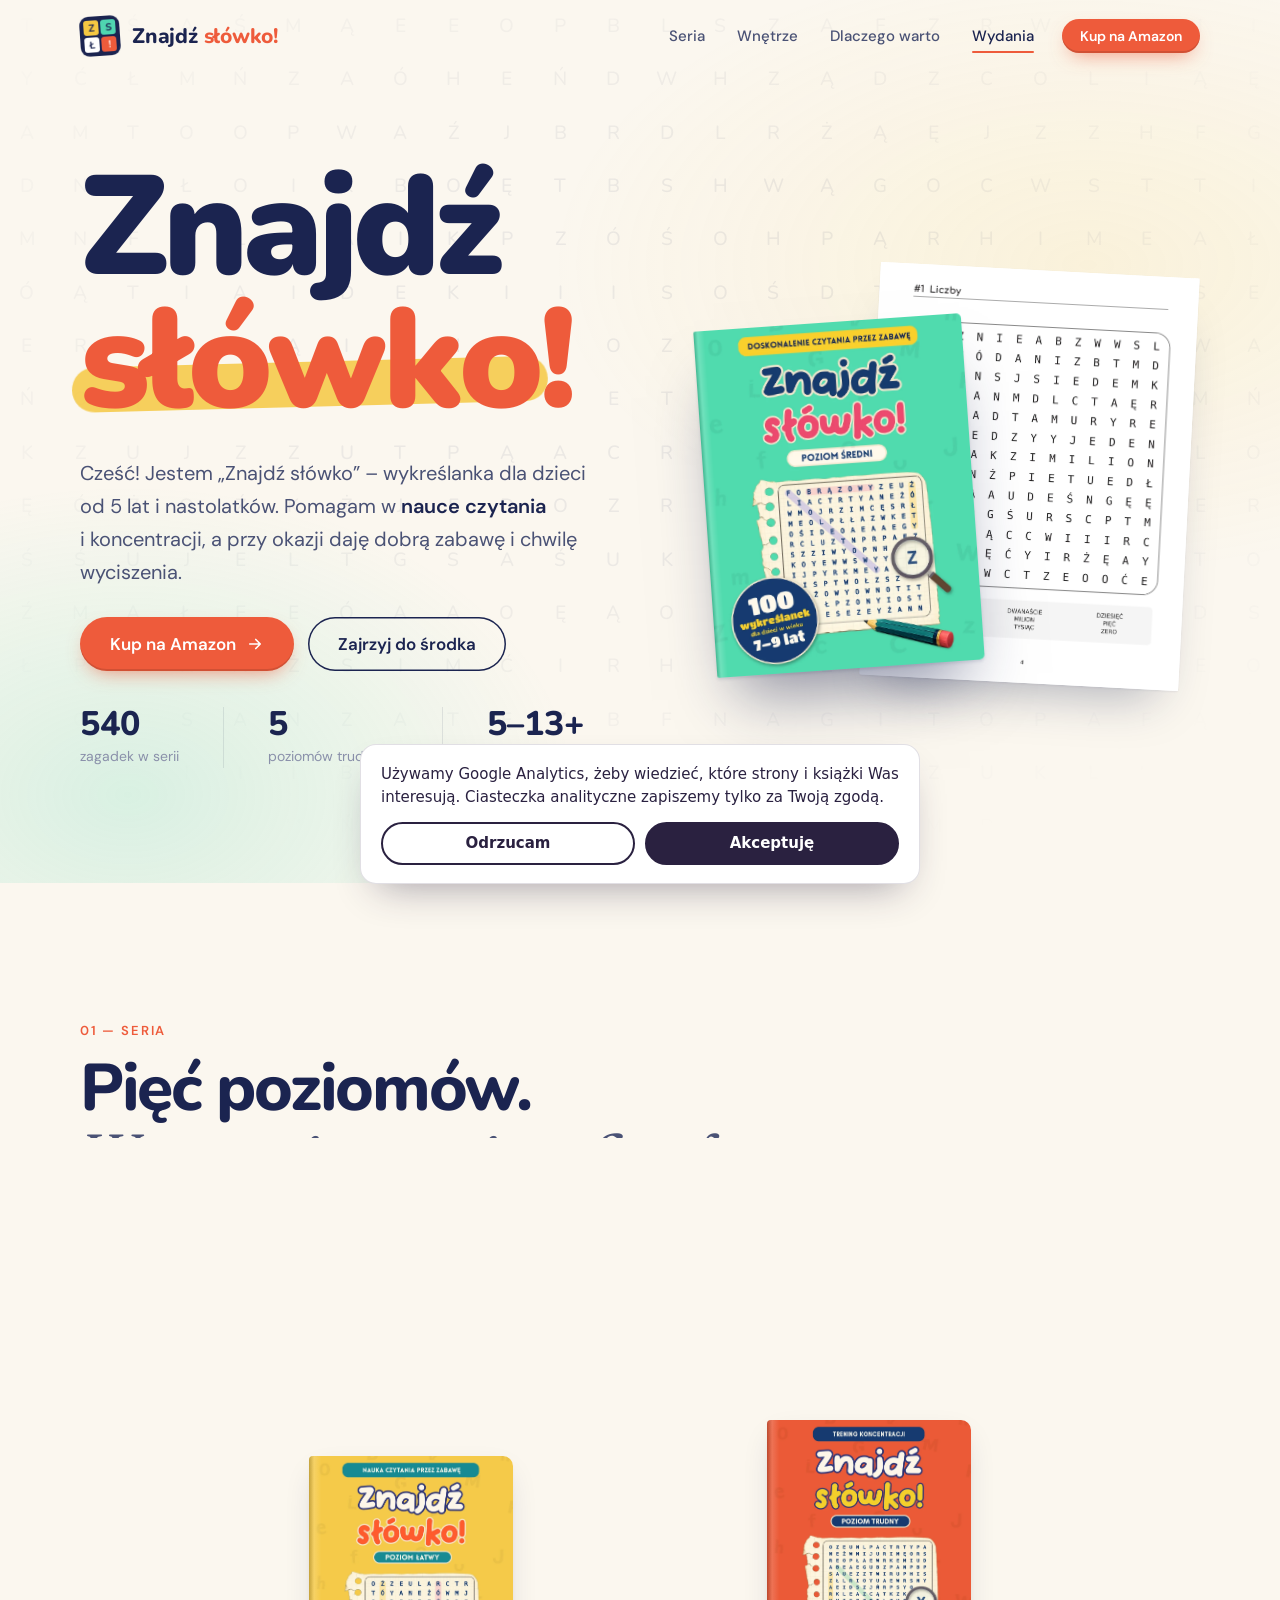
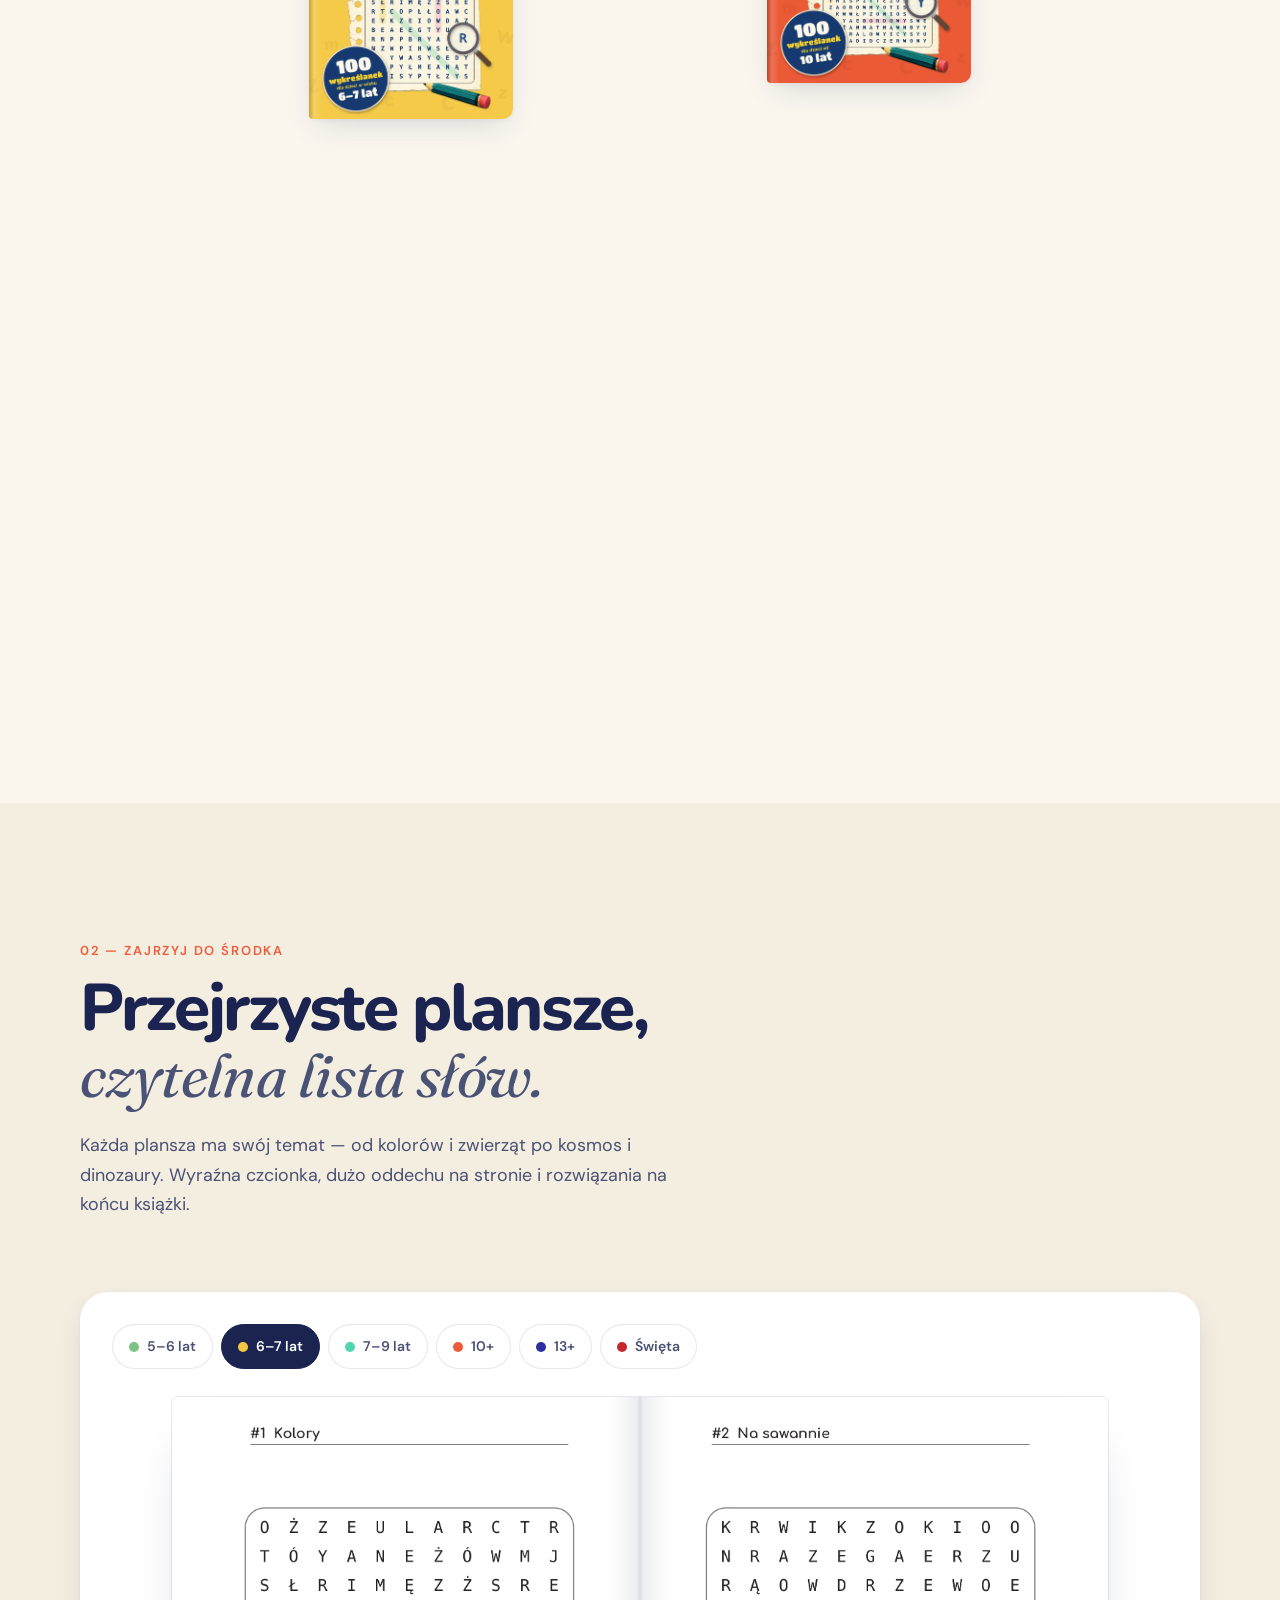
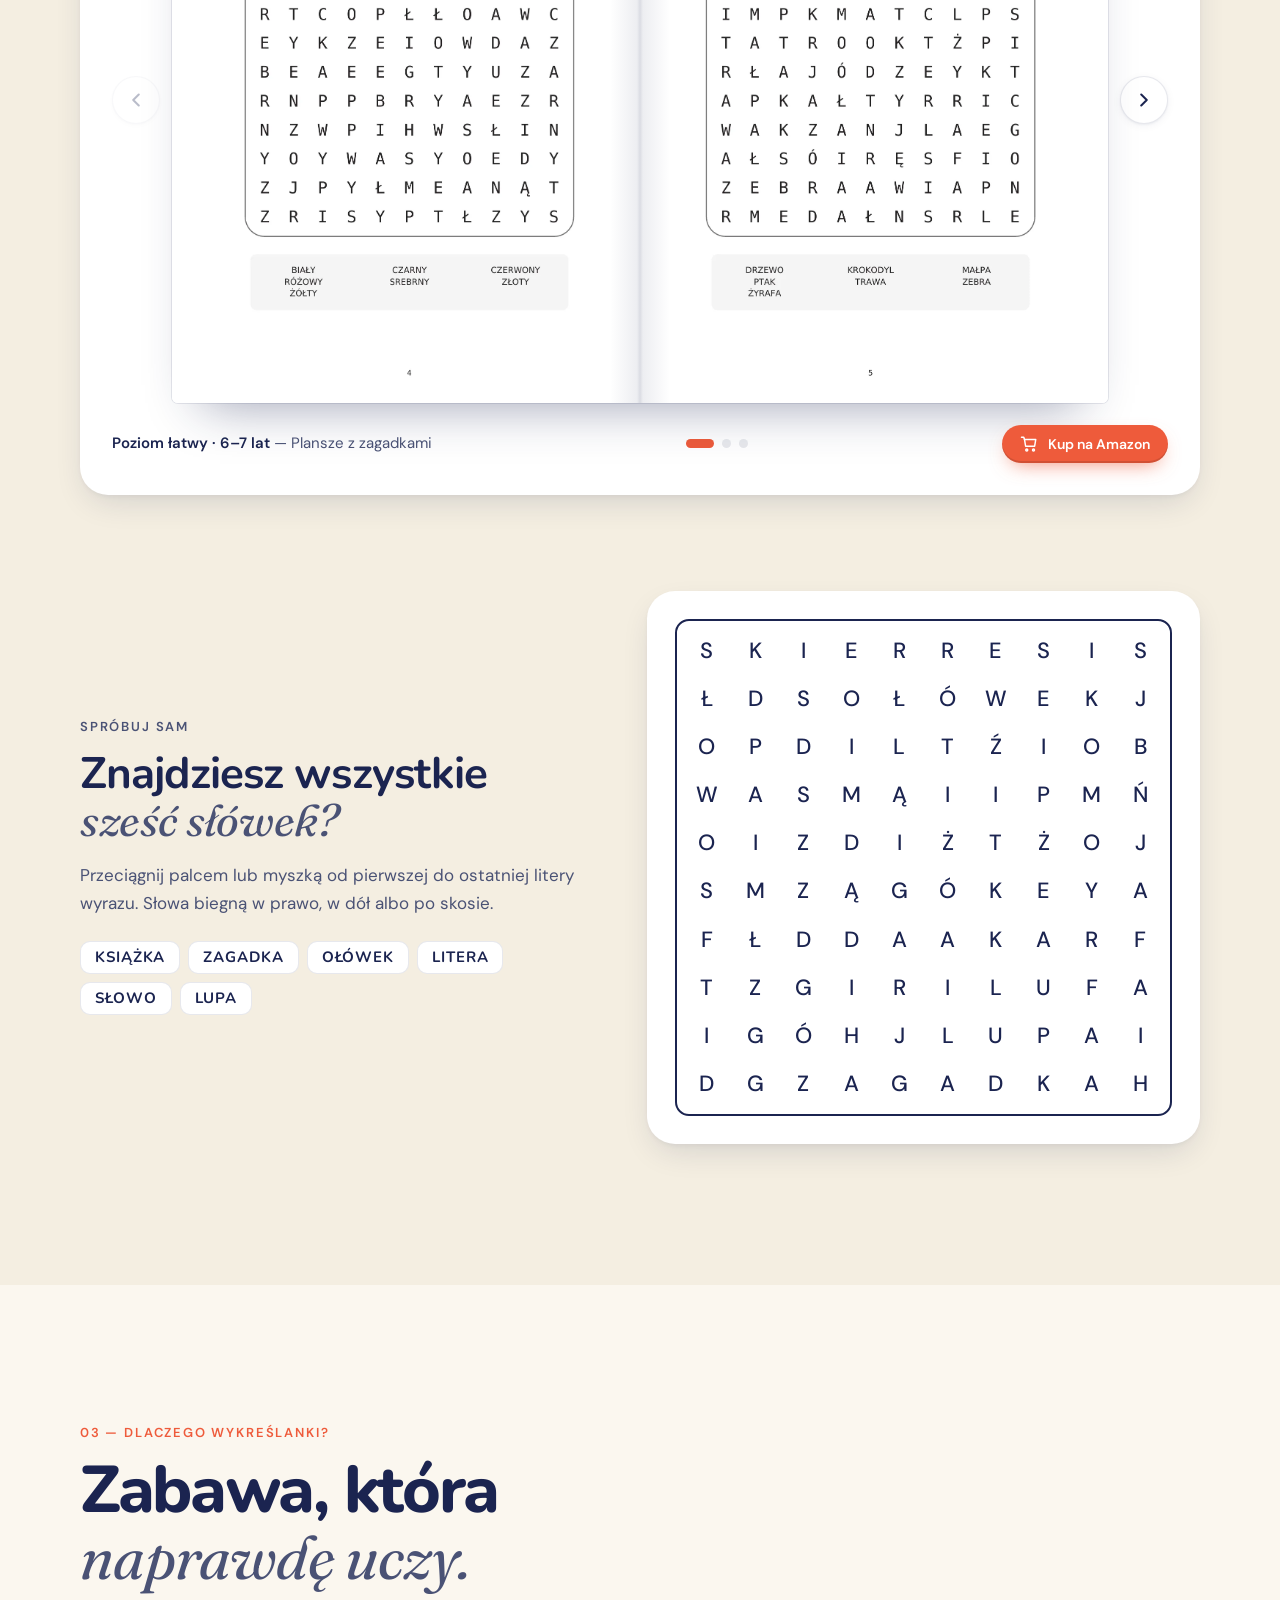
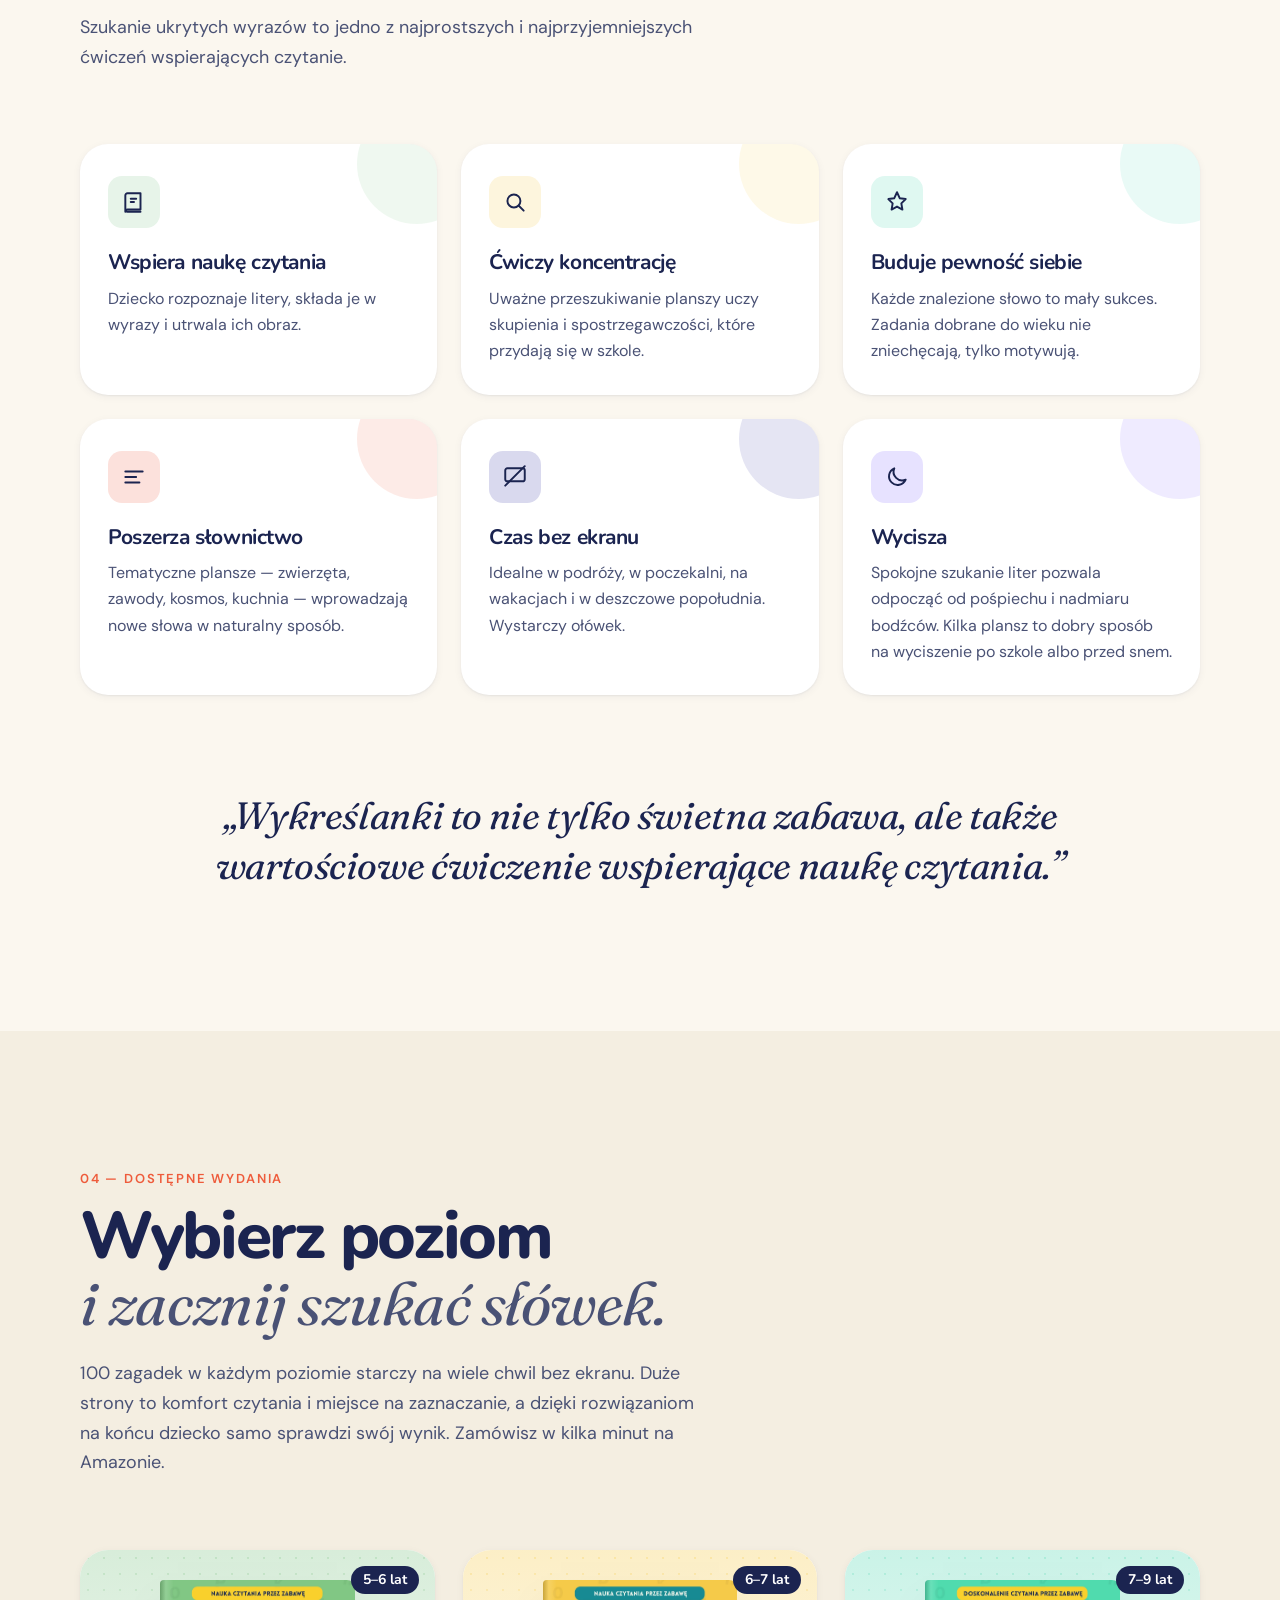
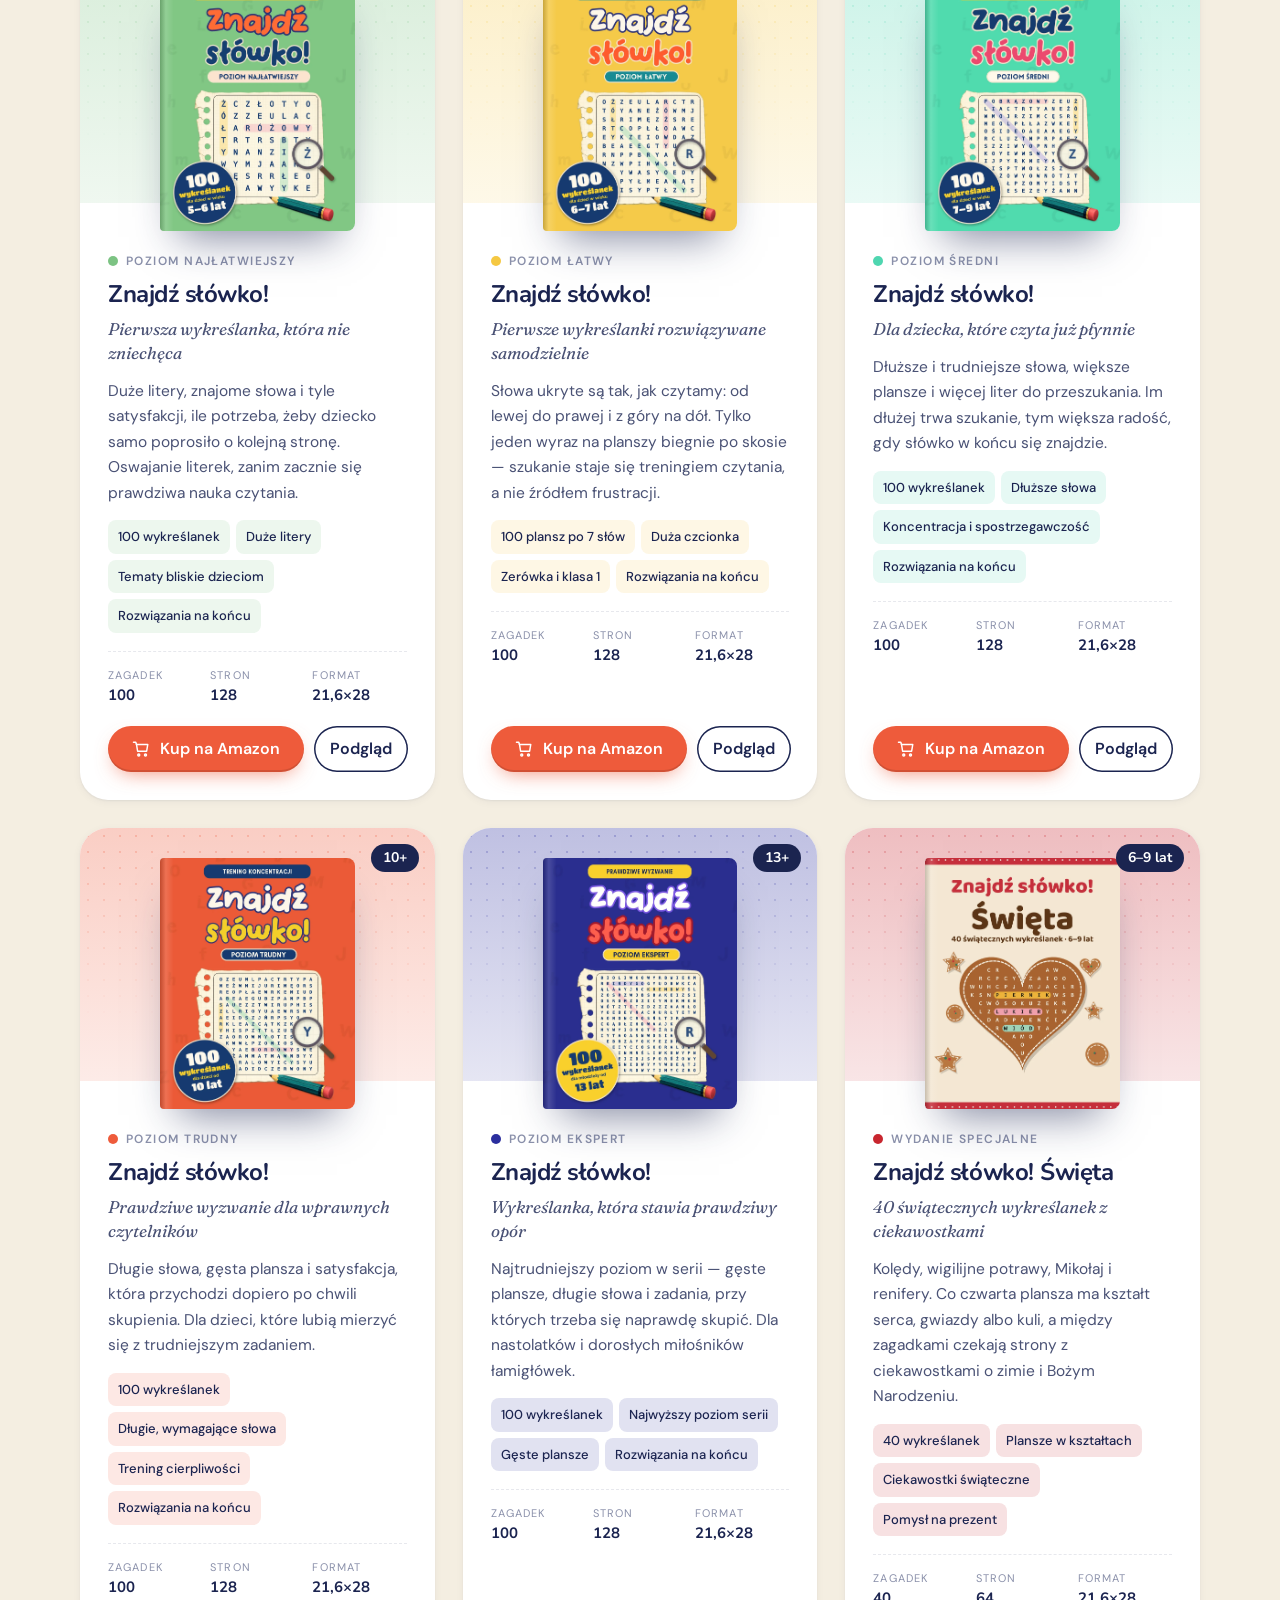
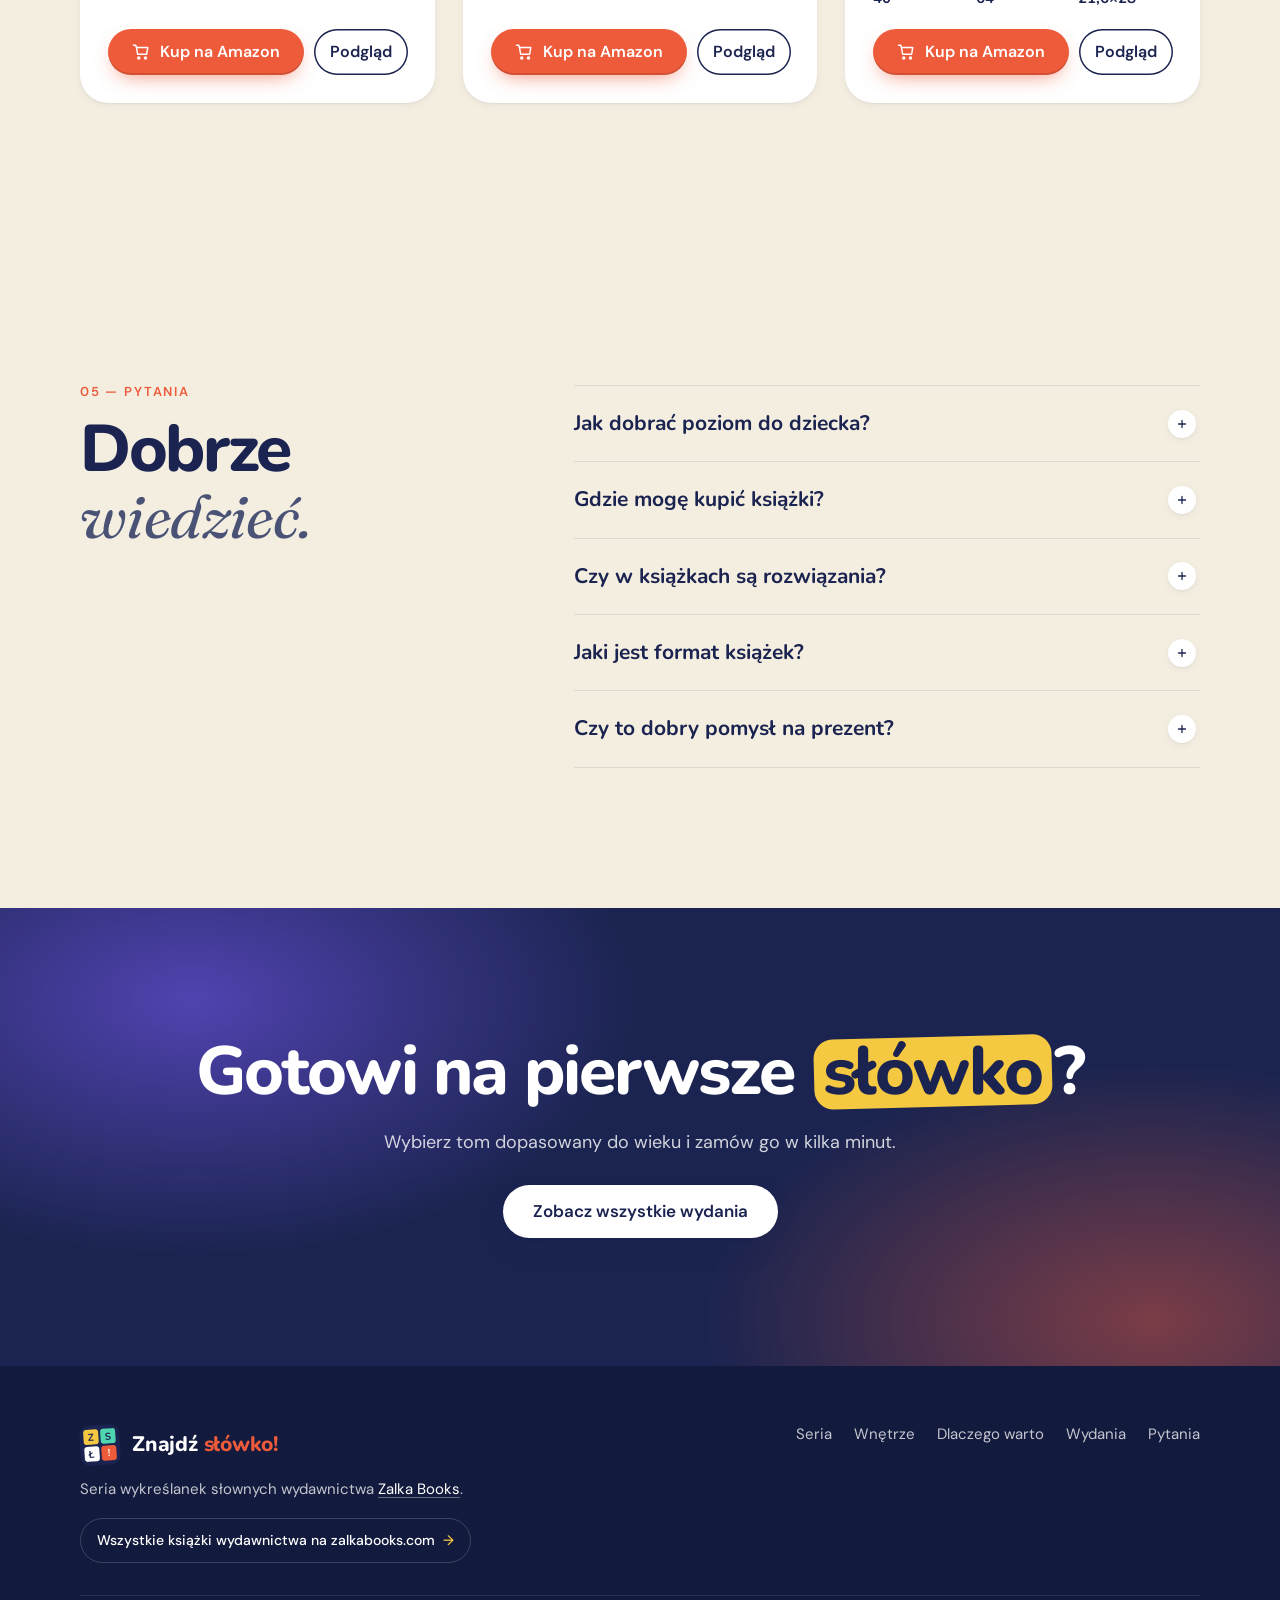
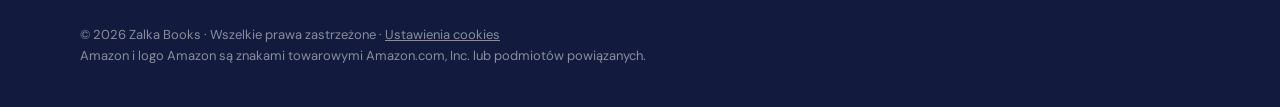
<file: index.html>
<!doctype html>
<html lang="pl" class="no-js">
<head>
  <meta charset="utf-8">
  <meta name="viewport" content="width=device-width, initial-scale=1">
  <title>Znajdź słówko! — wykreślanki słowne dla dzieci i młodzieży</title>
  <meta name="description" content="Seria wykreślanek słownych „Znajdź słówko!” — pięć poziomów trudności od 5 do 13+ lat i wydanie świąteczne. 100 zagadek w każdym tomie, rozwiązania na końcu. Dostępne na Amazonie.">
  <meta name="theme-color" content="#fbf7ef">

  <meta property="og:type" content="website">
  <meta property="og:locale" content="pl_PL">
  <meta property="og:title" content="Znajdź słówko! — wykreślanki słowne">
  <meta property="og:description" content="Pięć poziomów trudności od 5 do 13+ lat. Nauka czytania i trening koncentracji przez zabawę.">
  <meta property="og:image" content="assets/img/og-image.jpg">
  <meta name="twitter:card" content="summary_large_image">

  <link rel="icon" href="assets/img/favicon.svg" type="image/svg+xml">
  <link rel="preconnect" href="https://fonts.googleapis.com">
  <link rel="preconnect" href="https://fonts.gstatic.com" crossorigin>
  <link href="https://fonts.googleapis.com/css2?family=Nunito:wght@500..900&family=Fraunces:ital,opsz,wght@0,9..144,400;0,9..144,600;1,9..144,400;1,9..144,500&family=DM+Sans:opsz,wght@9..40,400;9..40,500;9..40,600;9..40,700&display=swap" rel="stylesheet">
  <link rel="stylesheet" href="assets/css/style.css">

  <script type="application/ld+json">
  {
    "@context": "https://schema.org",
    "@type": "BookSeries",
    "name": "Znajdź słówko!",
    "inLanguage": "pl",
    "genre": "Wykreślanki",
    "publisher": { "@type": "Organization", "name": "Zalka Books", "url": "https://zalkabooks.com/" },
    "description": "Seria wykreślanek słownych dla dzieci i młodzieży — pięć poziomów trudności od 5 do 13+ lat."
  }
  </script>
  <script src="/assets/js/consent.js" defer></script>
</head>
<body>
  <a class="skip-link" href="#main">Przejdź do treści</a>

  <!-- ============ NAWIGACJA ============ -->
  <header class="site-header" id="top">
    <div class="container nav">
      <a class="brand" href="#top" aria-label="Znajdź słówko! — strona główna">
        <span class="brand-mark" aria-hidden="true">
          <span>Z</span><span>S</span><span>Ł</span><span>!</span>
        </span>
        <span class="brand-name">Znajdź <em>słówko!</em></span>
      </a>

      <nav class="nav-links" id="nav-links" aria-label="Główna nawigacja">
        <a href="#seria">Seria</a>
        <a href="#wnetrze">Wnętrze</a>
        <a href="#zalety">Dlaczego warto</a>
        <a href="#wydania">Wydania</a>
        <a href="#wkrotce" hidden>Wkrótce</a>
        <a href="#wydania" class="btn btn-sm btn-primary nav-cta">Kup na Amazon</a>
      </nav>

      <button class="nav-toggle" aria-expanded="false" aria-controls="nav-links" aria-label="Otwórz menu">
        <span></span><span></span>
      </button>
    </div>
  </header>

  <main id="main">

    <!-- ============ HERO ============ -->
    <section class="hero">
      <div class="hero-grid" aria-hidden="true" data-letter-field></div>

      <div class="container hero-inner">
        <div class="hero-copy">
          <h1 class="hero-title reveal">
            <span class="ht-line">Znajdź</span>
            <span class="ht-line ht-accent"><span class="ht-mark">słówko</span>!</span>
          </h1>

          <p class="hero-lead reveal">
            Cześć! Jestem „Znajdź słówko” – wykreślanka dla dzieci od&nbsp;5&nbsp;lat i&nbsp;nastolatków. Pomagam w&nbsp;<em>nauce czytania</em> i&nbsp;koncentracji, a&nbsp;przy okazji daję dobrą zabawę i&nbsp;chwilę wyciszenia.
          </p>

          <div class="hero-actions reveal">
            <a href="#wydania" class="btn btn-primary btn-lg">
              Kup na Amazon
              <svg viewBox="0 0 24 24" aria-hidden="true"><path d="M5 12h14M13 6l6 6-6 6"/></svg>
            </a>
            <a href="#wnetrze" class="btn btn-ghost btn-lg">Zajrzyj do środka</a>
          </div>

          <ul class="hero-stats reveal" aria-label="Seria w liczbach">
            <li><strong>540</strong><span>zagadek w serii</span></li>
            <li><strong>5</strong><span>poziomów trudności</span></li>
            <li><strong>5–13+</strong><span>lat</span></li>
          </ul>
        </div>

        <div class="hero-visual" aria-label="Okładki książek z serii">
          <div class="hero-desk" data-hero-desk></div>
        </div>
      </div>
    </section>

    <!-- ============ SERIA / OKŁADKI ============ -->
    <section class="section" id="seria">
      <div class="container">
        <header class="section-head reveal">
          <p class="kicker">01 — Seria</p>
          <h2>Pięć poziomów.<br><span class="serif-i">Wyzwanie na miarę każdego.</span></h2>
          <p class="section-lead">
            Każdy tom to kolejny stopień: większe plansze, dłuższe i&nbsp;trudniejsze słowa, więcej kierunków szukania.
            Gdy poziom pasuje do umiejętności dziecka, każde znalezione słowo to mały sukces — a&nbsp;sukces najlepiej motywuje do dalszej zabawy.
          </p>
        </header>

        <div class="stairs" data-stairs></div>

        <aside class="special reveal" data-special></aside>
      </div>
    </section>

    <!-- ============ WNĘTRZE ============ -->
    <section class="section section-tint" id="wnetrze">
      <div class="container">
        <header class="section-head reveal">
          <p class="kicker">02 — Zajrzyj do środka</p>
          <h2>Przejrzyste plansze,<br><span class="serif-i">czytelna lista słów.</span></h2>
          <p class="section-lead">
            Każda plansza ma swój temat — od kolorów i zwierząt po kosmos i dinozaury.
            Wyraźna czcionka, dużo oddechu na stronie i&nbsp;rozwiązania na końcu książki.
          </p>
        </header>

        <div class="viewer reveal" data-viewer>
          <div class="viewer-tabs" role="tablist" aria-label="Wybierz wydanie" data-viewer-tabs></div>

          <div class="viewer-stage">
            <button class="viewer-nav prev" data-viewer-prev aria-label="Poprzednia rozkładówka">
              <svg viewBox="0 0 24 24"><path d="M15 6l-6 6 6 6"/></svg>
            </button>
            <div class="spread" data-spread>
              <figure class="page page-left"><img alt="" data-page-left></figure>
              <figure class="page page-right"><img alt="" data-page-right></figure>
            </div>
            <button class="viewer-nav next" data-viewer-next aria-label="Następna rozkładówka">
              <svg viewBox="0 0 24 24"><path d="M9 6l6 6-6 6"/></svg>
            </button>
          </div>

          <div class="viewer-foot">
            <p class="viewer-caption" data-viewer-caption></p>
            <div class="viewer-dots" data-viewer-dots></div>
            <a class="btn btn-sm btn-primary" data-viewer-buy target="_blank" rel="noopener">Kup na Amazon</a>
          </div>
        </div>

        <!-- Spróbuj sam: mini wykreślanka -->
        <div class="try reveal" id="sprobuj">
          <div class="try-copy">
            <p class="kicker">Spróbuj sam</p>
            <h3>Znajdziesz wszystkie<br><span class="serif-i">sześć słówek?</span></h3>
            <p>Przeciągnij palcem lub myszką od pierwszej do ostatniej litery wyrazu.
               Słowa biegną w prawo, w dół albo po skosie.</p>
            <ul class="try-words" data-try-words></ul>
            <p class="try-done" data-try-done hidden>Brawo! Wszystkie słówka znalezione. 🎉
              <button class="link-btn" data-try-reset>Zagraj jeszcze raz</button></p>
          </div>
          <div class="try-board-wrap">
            <div class="try-board" data-try-board role="grid" aria-label="Mini wykreślanka"></div>
          </div>
        </div>
      </div>
    </section>

    <!-- ============ ZALETY ============ -->
    <section class="section" id="zalety">
      <div class="container">
        <header class="section-head reveal">
          <p class="kicker">03 — Dlaczego wykreślanki?</p>
          <h2>Zabawa, która<br><span class="serif-i">naprawdę uczy.</span></h2>
          <p class="section-lead">
            Szukanie ukrytych wyrazów to jedno z&nbsp;najprostszych i najprzyjemniejszych ćwiczeń
            wspierających czytanie.
          </p>
        </header>

        <div class="benefits">
          <article class="benefit reveal" style="--c:#7cc383">
            <div class="benefit-icon"><svg viewBox="0 0 24 24"><path d="M4 19V6a2 2 0 0 1 2-2h12v15H6a2 2 0 0 0-2 2zm0 0a2 2 0 0 0 2 2h12"/><path d="M9 9h5M9 12h3"/></svg></div>
            <h3>Wspiera naukę czytania</h3>
            <p>Dziecko rozpoznaje litery, składa je w wyrazy i utrwala ich obraz.</p>
          </article>
          <article class="benefit reveal" style="--c:#f5c842">
            <div class="benefit-icon"><svg viewBox="0 0 24 24"><circle cx="11" cy="11" r="6"/><path d="M20 20l-4.5-4.5"/></svg></div>
            <h3>Ćwiczy koncentrację</h3>
            <p>Uważne przeszukiwanie planszy uczy skupienia i spostrzegawczości, które przydają się w szkole.</p>
          </article>
          <article class="benefit reveal" style="--c:#4fd6b0">
            <div class="benefit-icon"><svg viewBox="0 0 24 24"><path d="M12 3l2.6 5.6L20 9.3l-4 4 1 5.7-5-2.8-5 2.8 1-5.7-4-4 5.4-.7z"/></svg></div>
            <h3>Buduje pewność siebie</h3>
            <p>Każde znalezione słowo to mały sukces. Zadania dobrane do wieku nie zniechęcają, tylko motywują.</p>
          </article>
          <article class="benefit reveal" style="--c:#ee5b3b">
            <div class="benefit-icon"><svg viewBox="0 0 24 24"><path d="M4 7h16M4 12h10M4 17h13"/></svg></div>
            <h3>Poszerza słownictwo</h3>
            <p>Tematyczne plansze — zwierzęta, zawody, kosmos, kuchnia — wprowadzają nowe słowa w naturalny sposób.</p>
          </article>
          <article class="benefit reveal" style="--c:#2b2e9e">
            <div class="benefit-icon"><svg viewBox="0 0 24 24"><rect x="3" y="4" width="18" height="12" rx="2"/><path d="M3 20L21 2"/></svg></div>
            <h3>Czas bez ekranu</h3>
            <p>Idealne w podróży, w poczekalni, na wakacjach i w deszczowe popołudnia. Wystarczy ołówek.</p>
          </article>
          <article class="benefit reveal" style="--c:#7c5cff">
            <div class="benefit-icon"><svg viewBox="0 0 24 24"><path d="M20 14.5A8 8 0 0 1 9.5 4a8 8 0 1 0 10.5 10.5z"/></svg></div>
            <h3>Wycisza</h3>
            <p>Spokojne szukanie liter pozwala odpocząć od pośpiechu i nadmiaru bodźców. Kilka plansz to dobry sposób na wyciszenie po szkole albo przed snem.</p>
          </article>
        </div>

        <figure class="quote reveal">
          <blockquote>
            „Wykreślanki to nie tylko świetna zabawa, ale także wartościowe ćwiczenie
            wspierające naukę czytania.”
          </blockquote>
        </figure>
      </div>
    </section>

    <!-- ============ WYDANIA ============ -->
    <section class="section section-tint" id="wydania">
      <div class="container">
        <header class="section-head reveal">
          <p class="kicker">04 — Dostępne wydania</p>
          <h2>Wybierz poziom<br><span class="serif-i">i zacznij szukać słówek.</span></h2>
          <p class="section-lead">
            100 zagadek w&nbsp;każdym poziomie starczy na wiele chwil bez ekranu.
            Duże strony to komfort czytania i&nbsp;miejsce na zaznaczanie, a&nbsp;dzięki rozwiązaniom na końcu dziecko samo sprawdzi swój wynik.
            Zamówisz w&nbsp;kilka minut na Amazonie.
          </p>
        </header>

        <div class="editions" data-editions></div>
      </div>
    </section>

    <!-- ============ WKRÓTCE ============ -->
    <!-- Ukryte (hidden), dopóki nie ma czego zapowiadać. Aby przywrócić: usuń `hidden`
         tutaj i przy linku #wkrotce w menu, a numer FAQ zmień z powrotem na 06. -->
    <section class="section" id="wkrotce" hidden>
      <div class="container">
        <header class="section-head reveal">
          <p class="kicker">05 — Wkrótce</p>
          <h2>Seria rośnie<br><span class="serif-i">razem z czytelnikami.</span></h2>
          <p class="section-lead">
            Pracujemy nad kolejnymi tomami. Tu pojawią się nowe książki, gdy tylko trafią do sprzedaży.
          </p>
        </header>

        <div class="upcoming" data-upcoming></div>
      </div>
    </section>

    <!-- ============ FAQ ============ -->
    <section class="section section-tint" id="faq">
      <div class="container faq-wrap">
        <header class="section-head reveal">
          <p class="kicker">05 — Pytania</p>
          <h2>Dobrze<br><span class="serif-i">wiedzieć.</span></h2>
        </header>

        <div class="faq reveal">
          <details>
            <summary>Jak dobrać poziom do dziecka?</summary>
            <p>Kieruj się raczej umiejętnością czytania niż samym wiekiem. Jeśli dziecko dopiero poznaje litery, zacznij od poziomu najłatwiejszego (5–6 lat). Gdy wykreślanki idą gładko — sięgnij po kolejny stopień. Lepiej zacząć o poziom niżej i zbudować pewność siebie.</p>
          </details>
          <details>
            <summary>Gdzie mogę kupić książki?</summary>
            <p>Wyłącznie na Amazonie. Przyciski „Kup na Amazon” prowadzą bezpośrednio do strony danej książki — tam złożysz zamówienie i wybierzesz sposób dostawy.</p>
          </details>
          <details>
            <summary>Czy w książkach są rozwiązania?</summary>
            <p>Tak. Każdy tom ma na końcu komplet rozwiązań z zaznaczonymi wyrazami, więc dziecko może samo sprawdzić swoją pracę.</p>
          </details>
          <details>
            <summary>Jaki jest format książek?</summary>
            <p>8,5 × 11 cala (ok. 21,6 × 28 cm) — duży format zbliżony do A4, w miękkiej oprawie. Na planszach jest dużo miejsca na zaznaczanie ołówkiem lub kredką.</p>
          </details>
          <details>
            <summary>Czy to dobry pomysł na prezent?</summary>
            <p>Bardzo! Szczególnie wydanie „Święta” — 40 świątecznych zagadek z ciekawostkami — oraz komplet kilku poziomów dla rodzeństwa w różnym wieku.</p>
          </details>
        </div>
      </div>
    </section>

    <!-- ============ CTA ============ -->
    <section class="cta-band">
      <div class="container cta-inner reveal">
        <h2>Gotowi na pierwsze <span class="ht-mark">słówko</span>?</h2>
        <p>Wybierz tom dopasowany do wieku i zamów go w kilka minut.</p>
        <a href="#wydania" class="btn btn-light btn-lg">Zobacz wszystkie wydania</a>
      </div>
    </section>
  </main>

  <!-- ============ STOPKA ============ -->
  <footer class="site-footer">
    <div class="container footer-inner">
      <div class="footer-brand">
        <a class="brand" href="#top">
          <span class="brand-mark" aria-hidden="true"><span>Z</span><span>S</span><span>Ł</span><span>!</span></span>
          <span class="brand-name">Znajdź <em>słówko!</em></span>
        </a>
        <p>Seria wykreślanek słownych wydawnictwa <a href="https://zalkabooks.com/">Zalka Books</a>.</p>
        <a class="footer-publisher" href="https://zalkabooks.com/">Wszystkie książki wydawnictwa na zalkabooks.com <span aria-hidden="true">→</span></a>
      </div>
      <nav class="footer-nav" aria-label="Stopka">
        <a href="#seria">Seria</a>
        <a href="#wnetrze">Wnętrze</a>
        <a href="#zalety">Dlaczego warto</a>
        <a href="#wydania">Wydania</a>
        <a href="#faq">Pytania</a>
      </nav>
      <p class="footer-legal">
        © <span data-year>2026</span> Zalka Books · Wszelkie prawa zastrzeżone · <a href="#" data-cookie-settings style="color:inherit">Ustawienia cookies</a><br>
        Amazon i logo Amazon są znakami towarowymi Amazon.com, Inc. lub podmiotów powiązanych.
      </p>
    </div>
  </footer>

  <!-- Lightbox -->
  <div class="lightbox" data-lightbox hidden>
    <button class="lightbox-close" data-lightbox-close aria-label="Zamknij podgląd">×</button>
    <img alt="" data-lightbox-img>
  </div>

  <script src="assets/js/books.js"></script>
  <script src="assets/js/main.js"></script>
</body>
</html>
</file>
<file: assets/css/style.css>
/* ==========================================================================
   Znajdź słówko! — arkusz stylów
   ========================================================================== */

:root {
  --paper: #fbf7ef;
  --paper-2: #f4eee1;
  --card: #ffffff;
  --ink: #1b2450;
  --ink-2: #4a5275;
  --ink-3: #8a90aa;
  --line: rgba(27, 36, 80, 0.1);

  --coral: #ee5b3b;
  --coral-d: #d4452a;
  --sun: #f5c842;
  --mint: #4fd6b0;
  --leaf: #7cc383;
  --indigo: #2b2e9e;
  --violet: #7c5cff;

  --f-display: 'Nunito', 'DM Sans', system-ui, sans-serif;
  --f-serif: 'Fraunces', Georgia, serif;
  --f-body: 'DM Sans', system-ui, -apple-system, 'Segoe UI', sans-serif;

  --r-sm: 10px;
  --r: 18px;
  --r-lg: 28px;
  --shadow-sm: 0 1px 2px rgba(27, 36, 80, .06), 0 2px 8px rgba(27, 36, 80, .05);
  --shadow: 0 2px 4px rgba(27, 36, 80, .04), 0 12px 32px -8px rgba(27, 36, 80, .16);
  --shadow-lg: 0 4px 10px rgba(27, 36, 80, .05), 0 30px 60px -20px rgba(27, 36, 80, .3);
  --ease: cubic-bezier(.2, .7, .2, 1);
  --gutter: clamp(16px, 4vw, 40px);
  --header-h: 72px;
}

/* ---------- Reset ---------- */
*, *::before, *::after { box-sizing: border-box; }
html { scroll-behavior: smooth; scroll-padding-top: calc(var(--header-h) + 12px); -webkit-text-size-adjust: 100%; }
body {
  margin: 0;
  background: var(--paper);
  color: var(--ink);
  font: 400 17px/1.65 var(--f-body);
  -webkit-font-smoothing: antialiased;
  text-rendering: optimizeLegibility;
  overflow-x: hidden;
}
img { display: block; max-width: 100%; height: auto; }
a { color: inherit; }
button { font: inherit; color: inherit; cursor: pointer; }
h1, h2, h3 { margin: 0; line-height: 1.08; font-weight: 600; letter-spacing: -0.02em; }
p { margin: 0; }
::selection { background: var(--sun); color: var(--ink); }
:focus-visible { outline: 3px solid var(--violet); outline-offset: 3px; border-radius: 6px; }

.skip-link {
  position: absolute; left: 16px; top: -60px; z-index: 100;
  background: var(--ink); color: #fff; padding: 10px 16px; border-radius: 8px; text-decoration: none;
}
.skip-link:focus { top: 12px; }

.container { width: 100%; max-width: 1200px; margin-inline: auto; padding-inline: var(--gutter); }

/* ---------- Typography helpers ---------- */
.serif-i { font-family: var(--f-serif); font-style: italic; font-weight: 400; letter-spacing: -0.01em; color: var(--ink-2); }
.kicker {
  font: 600 13px/1 var(--f-body); letter-spacing: .14em; text-transform: uppercase;
  color: var(--coral); margin-bottom: 18px;
}

/* ---------- Buttons ---------- */
.btn {
  --bg: var(--ink); --fg: #fff;
  position: relative; display: inline-flex; align-items: center; justify-content: center; gap: 10px;
  padding: 14px 24px; border-radius: 999px; border: 0;
  background: var(--bg); color: var(--fg);
  font: 600 16px/1 var(--f-body); text-decoration: none; white-space: nowrap;
  transition: transform .25s var(--ease), box-shadow .25s var(--ease), background .25s;
}
.btn svg { width: 18px; height: 18px; fill: none; stroke: currentColor; stroke-width: 2.2; stroke-linecap: round; stroke-linejoin: round; transition: transform .25s var(--ease); }
.btn:hover { transform: translateY(-2px); }
.btn:hover svg { transform: translateX(3px); }
.btn:active { transform: translateY(0); }
.btn-primary { --bg: var(--coral); box-shadow: 0 8px 20px -8px rgba(238,91,59,.7), inset 0 -2px 0 rgba(0,0,0,.12); }
.btn-primary:hover { --bg: var(--coral-d); box-shadow: 0 14px 28px -10px rgba(238,91,59,.8), inset 0 -2px 0 rgba(0,0,0,.12); }
.btn-ghost { --bg: transparent; --fg: var(--ink); box-shadow: inset 0 0 0 1.5px var(--ink); }
.btn-ghost:hover { --bg: var(--ink); --fg: #fff; }
.btn-light { --bg: #fff; --fg: var(--ink); box-shadow: var(--shadow); }
.btn-lg { padding: 18px 30px; font-size: 17px; }
.btn-sm { padding: 10px 18px; font-size: 14px; }
.btn-amazon::before {
  content: ""; width: 18px; height: 18px; flex: none;
  background: currentColor;
  -webkit-mask: url("data:image/svg+xml,%3Csvg xmlns='http://www.w3.org/2000/svg' viewBox='0 0 24 24' fill='none' stroke='black' stroke-width='2' stroke-linecap='round' stroke-linejoin='round'%3E%3Cpath d='M6 6h15l-1.5 9h-12z'/%3E%3Cpath d='M6 6L5 3H2'/%3E%3Ccircle cx='9' cy='20' r='1.3'/%3E%3Ccircle cx='18' cy='20' r='1.3'/%3E%3C/svg%3E") center/contain no-repeat;
          mask: url("data:image/svg+xml,%3Csvg xmlns='http://www.w3.org/2000/svg' viewBox='0 0 24 24' fill='none' stroke='black' stroke-width='2' stroke-linecap='round' stroke-linejoin='round'%3E%3Cpath d='M6 6h15l-1.5 9h-12z'/%3E%3Cpath d='M6 6L5 3H2'/%3E%3Ccircle cx='9' cy='20' r='1.3'/%3E%3Ccircle cx='18' cy='20' r='1.3'/%3E%3C/svg%3E") center/contain no-repeat;
}
.link-btn { background: none; border: 0; padding: 0; text-decoration: underline; text-underline-offset: 3px; font-weight: 600; color: var(--coral); }

/* ---------- Header ---------- */
.site-header {
  position: fixed; inset: 0 0 auto; z-index: 50; height: var(--header-h);
  display: flex; align-items: center;
  transition: background .3s, box-shadow .3s, backdrop-filter .3s;
}
.site-header.scrolled {
  background: rgba(251, 247, 239, .82);
  backdrop-filter: saturate(1.4) blur(14px); -webkit-backdrop-filter: saturate(1.4) blur(14px);
  box-shadow: 0 1px 0 var(--line);
}
.nav { display: flex; align-items: center; justify-content: space-between; gap: 24px; }

.brand { display: inline-flex; align-items: center; gap: 12px; text-decoration: none; }
.brand-mark {
  display: grid; grid-template-columns: repeat(2, 15px); grid-template-rows: repeat(2, 15px); gap: 2px;
  padding: 4px; border-radius: 9px; background: var(--ink); transform: rotate(-4deg);
  transition: transform .4s var(--ease);
}
.brand:hover .brand-mark { transform: rotate(4deg) scale(1.05); }
.brand-mark span {
  display: grid; place-items: center; border-radius: 3px;
  font: 700 10px/1 var(--f-display); color: var(--ink); background: #fff;
}
.brand-mark span:nth-child(1) { background: var(--sun); }
.brand-mark span:nth-child(2) { background: var(--mint); }
.brand-mark span:nth-child(3) { background: #fff; }
.brand-mark span:nth-child(4) { background: var(--coral); color: #fff; }
.brand-name { font: 800 21px/1 var(--f-display); letter-spacing: -0.01em; }
.brand-name em { font-style: normal; color: var(--coral); }

.nav-links { display: flex; align-items: center; gap: 4px; }
.nav-links a:not(.btn) {
  position: relative; padding: 8px 14px; border-radius: 999px;
  font-size: 15px; font-weight: 500; text-decoration: none; color: var(--ink-2);
  transition: color .2s, background .2s;
}
.nav-links a:not(.btn):hover { color: var(--ink); background: rgba(27,36,80,.06); }
.nav-links a.active { color: var(--ink); }
.nav-links a.active::after {
  content: ""; position: absolute; left: 14px; right: 14px; bottom: 3px; height: 2px;
  background: var(--coral); border-radius: 2px;
}
.nav-cta { margin-left: 10px; }

.nav-toggle {
  display: none; width: 44px; height: 44px; border-radius: 12px; border: 1px solid var(--line);
  background: #fff; position: relative;
}
.nav-toggle span {
  position: absolute; left: 12px; right: 12px; height: 2px; background: var(--ink); border-radius: 2px;
  transition: transform .3s var(--ease), top .3s var(--ease);
}
.nav-toggle span:nth-child(1) { top: 17px; }
.nav-toggle span:nth-child(2) { top: 25px; }
.nav-toggle[aria-expanded="true"] span:nth-child(1) { top: 21px; transform: rotate(45deg); }
.nav-toggle[aria-expanded="true"] span:nth-child(2) { top: 21px; transform: rotate(-45deg); }

/* ---------- Hero ---------- */
.hero {
  position: relative; overflow: hidden;
  padding: calc(var(--header-h) + clamp(40px, 7vw, 90px)) 0 clamp(64px, 9vw, 120px);
  background:
    radial-gradient(60% 50% at 85% 30%, rgba(245,200,66,.12), transparent 70%),
    radial-gradient(50% 50% at 10% 90%, rgba(79,214,176,.2), transparent 70%),
    var(--paper);
}
.hero-grid {
  position: absolute; inset: 0;
  display: grid; grid-template-columns: repeat(var(--cols, 24), 1fr);
  align-content: start; gap: 0;
  font: 500 clamp(14px, 1.5vw, 20px)/1 var(--f-display);
  color: rgba(27,36,80,.07);
  -webkit-mask-image: radial-gradient(80% 70% at 50% 40%, #000 30%, transparent 85%);
          mask-image: radial-gradient(80% 70% at 50% 40%, #000 30%, transparent 85%);
  pointer-events: none; user-select: none;
}
.hero-grid span {
  display: grid; place-items: center; aspect-ratio: 1;
}

.hero-inner {
  position: relative; display: grid; grid-template-columns: 1.05fr 1fr; align-items: center;
  gap: clamp(32px, 5vw, 72px);
}
.hero-copy { display: flex; flex-direction: column; align-items: flex-start; gap: 28px; }

.hero-title {
  font: 900 clamp(64px, 11vw, 148px)/.95 var(--f-display);
  letter-spacing: -0.035em; color: var(--ink);
}
.ht-line { display: block; }
.ht-accent { color: var(--coral); }
.ht-mark { position: relative; display: inline-block; z-index: 0; }
.ht-mark::before {
  content: ""; position: absolute; z-index: -1;
  left: -.06em; right: -.06em; top: 54%; height: .32em;
  background: var(--sun); border-radius: .2em; opacity: .85;
  transform-origin: left center; transform: scaleX(0) rotate(-1.5deg);
  animation: marker 1s .7s var(--ease) forwards;
}
@keyframes marker { to { transform: scaleX(1) rotate(-1.5deg); } }

.hero-lead { font-size: clamp(18px, 1.6vw, 20px); color: var(--ink-2); max-width: 520px; }
.hero-lead em { font-style: normal; font-weight: 600; color: var(--ink); }
.hero-actions { display: flex; flex-wrap: wrap; gap: 14px; }

.hero-stats { list-style: none; margin: 8px 0 0; padding: 0; display: flex; gap: clamp(20px, 4vw, 44px); }
.hero-stats li { display: flex; flex-direction: column; gap: 4px; }
.hero-stats li + li { padding-left: clamp(20px, 4vw, 44px); border-left: 1px solid var(--line); }
.hero-stats strong { font: 800 clamp(26px, 3vw, 34px)/1 var(--f-display); }
.hero-stats span { font-size: 14px; color: var(--ink-3); }

.hero-visual { position: relative; aspect-ratio: 600 / 560; max-width: 600px; justify-self: center; width: 100%; }
/* kompozycja „na biurku”: strona z wykreślanką pod spodem, okładka na wierzchu */
.hero-desk { position: absolute; inset: 4% 0; }
.desk-page {
  position: absolute; right: 2%; top: 6%; width: 62%;
  background: #fff; border-radius: 2px; transform: rotate(3deg);
  box-shadow: 0 1px 2px rgba(27,36,80,.08), 0 30px 50px -24px rgba(27,36,80,.35);
}
.desk-page img { display: block; width: 100%; height: auto; }
.desk-cover {
  position: absolute; left: 4%; bottom: 4%; width: 52%;
  border-radius: 2px 5px 5px 2px; overflow: hidden; transform: rotate(-4deg);
  outline: 1px solid transparent; backface-visibility: hidden;
  box-shadow: 0 2px 3px rgba(27,36,80,.12), 0 40px 60px -22px rgba(27,36,80,.5);
}
.desk-cover img { display: block; width: 100%; aspect-ratio: 850 / 1100; object-fit: cover; }
/* grzbiet: zagięcie okładki przy lewej krawędzi */
.desk-cover::after {
  content: ""; position: absolute; inset: 0; pointer-events: none;
  background: linear-gradient(90deg, rgba(0,0,0,.16), rgba(255,255,255,.18) 1.5%, transparent 4%);
}

/* ---------- Sections ---------- */
.section { padding: clamp(80px, 11vw, 150px) 0; position: relative; }
.section-tint { background: var(--paper-2); }
.section-head { max-width: 760px; margin-bottom: clamp(44px, 6vw, 72px); }
.section-head h2 { font: 800 clamp(38px, 5.4vw, 66px)/1.02 var(--f-display); letter-spacing: -0.035em; }
.section-head .serif-i { font-size: .92em; }
.section-lead { margin-top: 22px; font-size: clamp(17px, 1.4vw, 19px); color: var(--ink-2); max-width: 620px; }

/* ---------- Stairs (seria) ---------- */
.stairs {
  display: grid; grid-template-columns: repeat(5, 1fr); align-items: end;
  gap: clamp(12px, 2vw, 28px);
  padding-bottom: 4px;
}
.stair {
  --lift: 0px;
  display: flex; flex-direction: column; gap: 16px; text-decoration: none;
  margin-bottom: var(--lift);
}
.stair-cover {
  position: relative; border-radius: 4px 10px 10px 4px; overflow: hidden;
  box-shadow: var(--shadow);
  transition: transform .5s var(--ease), box-shadow .5s var(--ease);
  transform: perspective(900px) rotateY(0deg);
}
.stair-cover::after {
  content: ""; position: absolute; inset: 0;
  background: linear-gradient(90deg, rgba(0,0,0,.2), rgba(255,255,255,.15) 2.5%, transparent 6%),
              linear-gradient(115deg, transparent 40%, rgba(255,255,255,.25) 50%, transparent 60%);
  background-size: 100% 100%, 250% 100%; background-position: 0 0, 120% 0;
  transition: background-position .9s var(--ease);
}
.stair:hover .stair-cover { transform: perspective(900px) rotateY(-8deg) translateY(-8px); box-shadow: var(--shadow-lg); }
.stair:hover .stair-cover::after { background-position: 0 0, -40% 0; }
.stair-meta { display: flex; flex-direction: column; gap: 6px; }
.stair-step {
  display: inline-flex; align-items: center; gap: 8px;
  font: 600 12px/1 var(--f-body); letter-spacing: .1em; text-transform: uppercase; color: var(--ink-3);
}
.stair-step b {
  display: grid; place-items: center; width: 24px; height: 24px; border-radius: 50%;
  background: var(--c); color: var(--ci); font: 700 12px/1 var(--f-display); letter-spacing: 0;
}
.stair-name { font: 700 19px/1.2 var(--f-display); }
.stair-age { font-size: 14px; color: var(--ink-2); }
.stair-bar { height: 6px; border-radius: 3px; background: var(--line); overflow: hidden; }
.stair-bar i { display: block; height: 100%; width: var(--w); background: var(--c); border-radius: 3px; transform-origin: left; transform: scaleX(0); transition: transform 1.2s var(--ease) .3s; }
.stair.in .stair-bar i, .reveal.in .stair-bar i { transform: scaleX(1); }

.special {
  margin-top: clamp(48px, 7vw, 88px);
  display: grid; grid-template-columns: 200px 1fr auto; align-items: center; gap: clamp(20px, 4vw, 48px);
  padding: clamp(20px, 3vw, 32px); border-radius: var(--r-lg);
  background: linear-gradient(120deg, #fff 0%, #fff6ef 100%);
  box-shadow: var(--shadow); position: relative; overflow: hidden;
}
.special::before {
  content: ""; position: absolute; inset: 0;
  background-image: radial-gradient(rgba(200,38,47,.12) 1.5px, transparent 1.5px);
  background-size: 18px 18px; -webkit-mask-image: linear-gradient(90deg, transparent 50%, #000); mask-image: linear-gradient(90deg, transparent 50%, #000);
  pointer-events: none;
}
.special img { border-radius: 4px 10px 10px 4px; box-shadow: var(--shadow); transform: rotate(-3deg); transition: transform .5s var(--ease); }
.special:hover img { transform: rotate(0) scale(1.03); }
.special .tag {
  display: inline-block; padding: 6px 12px; border-radius: 999px; margin-bottom: 12px;
  background: rgba(200,38,47,.1); color: #c8262f; font-size: 13px; font-weight: 600;
}
.special h3 { font: 700 clamp(26px, 3vw, 34px)/1.1 var(--f-display); margin-bottom: 10px; }
.special p { color: var(--ink-2); max-width: 520px; }
.special .btn { position: relative; }

/* ---------- Viewer (wnętrze) ---------- */
.viewer {
  background: var(--card); border-radius: var(--r-lg); box-shadow: var(--shadow);
  padding: clamp(16px, 3vw, 32px);
}
.viewer-tabs {
  display: flex; gap: 8px; overflow-x: auto; scrollbar-width: none;
  padding: 4px; margin: -4px -4px 24px;
}
.viewer-tabs::-webkit-scrollbar { display: none; }
.viewer-tab {
  flex: none; display: inline-flex; align-items: center; gap: 8px;
  padding: 10px 16px; border-radius: 999px; border: 1px solid var(--line); background: #fff;
  font-size: 14px; font-weight: 600; color: var(--ink-2);
  transition: all .25s var(--ease);
}
.viewer-tab i { width: 10px; height: 10px; border-radius: 50%; background: var(--c); }
.viewer-tab:hover { border-color: var(--ink-3); color: var(--ink); }
.viewer-tab[aria-selected="true"] { background: var(--ink); border-color: var(--ink); color: #fff; }

.viewer-stage { position: relative; display: flex; align-items: center; gap: 12px; }
.spread {
  flex: 1; display: grid; grid-template-columns: 1fr 1fr;
  background: #fff; border-radius: 6px;
  box-shadow: 0 0 0 1px var(--line), 0 30px 50px -30px rgba(27,36,80,.45);
  position: relative; overflow: hidden; touch-action: pan-y;
}
.spread::after {
  content: ""; position: absolute; top: 0; bottom: 0; left: 50%; width: 60px; transform: translateX(-50%);
  background: linear-gradient(90deg, transparent, rgba(27,36,80,.08) 45%, rgba(27,36,80,.16) 50%, rgba(27,36,80,.08) 55%, transparent);
  pointer-events: none;
}
.page { margin: 0; aspect-ratio: 1275 / 1650; cursor: zoom-in; background: #fff; }
.page img { width: 100%; height: 100%; object-fit: contain; transition: opacity .35s var(--ease), transform .35s var(--ease); }
.spread.switching .page img { opacity: 0; transform: translateY(6px); }

.viewer-nav {
  flex: none; width: 48px; height: 48px; border-radius: 50%; border: 1px solid var(--line); background: #fff;
  display: grid; place-items: center; box-shadow: var(--shadow-sm);
  transition: transform .2s var(--ease), background .2s;
}
.viewer-nav svg { width: 22px; height: 22px; fill: none; stroke: var(--ink); stroke-width: 2.2; stroke-linecap: round; stroke-linejoin: round; }
.viewer-nav:hover { transform: scale(1.08); background: var(--paper); }
.viewer-nav:disabled { opacity: .3; pointer-events: none; }

.viewer-foot { display: flex; align-items: center; justify-content: space-between; gap: 16px; margin-top: 22px; flex-wrap: wrap; }
.viewer-caption { font-size: 15px; color: var(--ink-2); }
.viewer-caption strong { color: var(--ink); font-weight: 600; }
.viewer-dots { display: flex; gap: 8px; }
.viewer-dots button { width: 9px; height: 9px; padding: 0; border-radius: 9px; border: 0; background: var(--line); transition: all .3s var(--ease); }
.viewer-dots button[aria-current="true"] { width: 28px; background: var(--coral); }

/* ---------- Try it ---------- */
.try {
  margin-top: clamp(56px, 8vw, 96px);
  display: grid; grid-template-columns: 1fr 1.1fr; gap: clamp(28px, 5vw, 64px); align-items: center;
}
.try h3 { font: 700 clamp(30px, 3.6vw, 44px)/1.05 var(--f-display); margin-bottom: 16px; }
.try-copy > p { color: var(--ink-2); }
.try-words { list-style: none; padding: 0; margin: 24px 0 0; display: flex; flex-wrap: wrap; gap: 8px; }
.try-words li {
  padding: 8px 14px; border-radius: 10px; background: #fff; border: 1px solid var(--line);
  font: 700 15px/1 var(--f-display); letter-spacing: .06em; transition: all .4s var(--ease);
}
.try-words li.found { background: var(--c, var(--mint)); border-color: transparent; color: var(--ink); text-decoration: line-through; text-decoration-thickness: 2px; }
.try-done { margin-top: 20px; font-weight: 600; }

.try-board-wrap { background: #fff; border-radius: var(--r-lg); box-shadow: var(--shadow); padding: clamp(14px, 2.4vw, 28px); }
.try-board {
  --n: 10;
  position: relative; display: grid; grid-template-columns: repeat(var(--n), 1fr);
  border: 2px solid var(--ink); border-radius: 14px; padding: 6px;
  touch-action: none; user-select: none; -webkit-user-select: none;
}
.try-board .cell {
  aspect-ratio: 1; display: grid; place-items: center; position: relative; z-index: 1;
  font: 500 clamp(15px, 2.4vw, 22px)/1 'DM Sans', ui-monospace, monospace; color: var(--ink);
  border-radius: 8px; cursor: pointer; transition: background .15s, color .15s;
}
.try-board .cell.sel { background: rgba(124,92,255,.22); }
.try-board .cell.hit { color: var(--ink); font-weight: 700; }
.try-board svg.strokes { position: absolute; inset: 6px; width: calc(100% - 12px); height: calc(100% - 12px); pointer-events: none; z-index: 0; }
.try-board svg.strokes line { stroke-linecap: round; opacity: .55; animation: drawIn .4s var(--ease) both; }
@keyframes drawIn { from { opacity: 0; } }
.try-board.shake { animation: shake .35s; }
@keyframes shake { 25% { transform: translateX(-4px); } 75% { transform: translateX(4px); } }

/* ---------- Benefits ---------- */
.benefits { display: grid; grid-template-columns: repeat(3, 1fr); gap: clamp(14px, 2vw, 24px); }
.benefit {
  position: relative; padding: 32px 28px 30px; border-radius: var(--r-lg); background: var(--card);
  box-shadow: var(--shadow-sm); overflow: hidden;
  transition: transform .4s var(--ease), box-shadow .4s var(--ease);
}
.benefit::before {
  content: ""; position: absolute; right: -40px; top: -40px; width: 120px; height: 120px; border-radius: 50%;
  background: var(--c); opacity: .12; transition: transform .6s var(--ease);
}
.benefit:hover { transform: translateY(-6px); box-shadow: var(--shadow); }
.benefit:hover::before { transform: scale(1.6); }
.benefit-icon {
  width: 52px; height: 52px; border-radius: 14px; display: grid; place-items: center;
  background: color-mix(in srgb, var(--c) 18%, white); margin-bottom: 22px;
}
.benefit-icon svg { width: 26px; height: 26px; fill: none; stroke: var(--ink); stroke-width: 1.8; stroke-linecap: round; stroke-linejoin: round; }
.benefit h3 { font: 700 21px/1.2 var(--f-display); margin-bottom: 10px; }
.benefit p { color: var(--ink-2); font-size: 16px; }

.quote { margin: clamp(56px, 8vw, 96px) auto 0; max-width: 860px; text-align: center; }
.quote blockquote {
  margin: 0; font: 400 clamp(24px, 3.2vw, 38px)/1.3 var(--f-serif); font-style: italic; letter-spacing: -0.01em;
}

/* ---------- Editions ---------- */
.editions { display: grid; grid-template-columns: repeat(3, 1fr); gap: clamp(16px, 2.2vw, 28px); }
.edition {
  position: relative; display: flex; flex-direction: column;
  background: var(--card); border-radius: var(--r-lg); overflow: hidden;
  box-shadow: var(--shadow-sm);
  transition: transform .45s var(--ease), box-shadow .45s var(--ease), opacity .45s, filter .45s;
}
.edition:hover { transform: translateY(-6px); box-shadow: var(--shadow-lg); }
.edition-top {
  position: relative; padding: 30px 30px 0;
  background: linear-gradient(180deg, color-mix(in srgb, var(--c) 30%, white), color-mix(in srgb, var(--c) 12%, white));
}
.edition-top::before {
  content: ""; position: absolute; inset: 0;
  background-image: radial-gradient(color-mix(in srgb, var(--c) 55%, transparent) 1.2px, transparent 1.3px);
  background-size: 16px 16px; opacity: .45;
  -webkit-mask-image: linear-gradient(180deg, #000, transparent 80%); mask-image: linear-gradient(180deg, #000, transparent 80%);
}
.edition-cover {
  position: relative; width: 66%; margin: 0 auto -28px; border-radius: 4px 8px 8px 4px; overflow: hidden;
  box-shadow: 0 24px 40px -18px rgba(27,36,80,.55);
  transition: transform .6s var(--ease);
}
.edition-cover::after { content: ""; position: absolute; inset: 0; background: linear-gradient(90deg, rgba(0,0,0,.18), rgba(255,255,255,.14) 3%, transparent 7%); }
.edition:hover .edition-cover { transform: translateY(-6px) rotate(-1.5deg); }
.edition-age {
  position: absolute; top: 16px; right: 16px; z-index: 2;
  padding: 7px 12px; border-radius: 999px; background: var(--ink); color: #fff;
  font: 700 14px/1 var(--f-display);
}
.edition-body { display: flex; flex-direction: column; gap: 14px; padding: 52px 28px 28px; flex: 1; }
.edition-level {
  display: inline-flex; align-items: center; gap: 8px;
  font: 600 12px/1 var(--f-body); letter-spacing: .12em; text-transform: uppercase; color: var(--ink-3);
}
.edition-level::before { content: ""; width: 10px; height: 10px; border-radius: 50%; background: var(--c); }
.edition h3 { font: 700 24px/1.15 var(--f-display); }
.edition-tagline { font-family: var(--f-serif); font-style: italic; color: var(--ink-2); font-size: 17px; line-height: 1.4; margin-top: -6px; }
.edition-desc { color: var(--ink-2); font-size: 15.5px; }
.edition-features { list-style: none; padding: 0; margin: 0; display: flex; flex-wrap: wrap; gap: 6px; }
.edition-features li {
  font-size: 13px; font-weight: 500; padding: 6px 10px; border-radius: 8px;
  background: color-mix(in srgb, var(--c) 14%, white); color: var(--ink);
}
.edition-meta {
  display: grid; grid-template-columns: repeat(3, 1fr); gap: 8px; margin: 4px 0 0; padding: 14px 0 0;
  border-top: 1px dashed var(--line);
}
.edition-meta div { display: flex; flex-direction: column; gap: 2px; }
.edition-meta dt { font-size: 11px; letter-spacing: .1em; text-transform: uppercase; color: var(--ink-3); }
.edition-meta dd { margin: 0; font: 700 15px/1.2 var(--f-display); }
.edition-actions { display: flex; gap: 10px; margin-top: auto; padding-top: 8px; }
.edition-actions .btn-primary { flex: 1; }
.edition-actions .btn-ghost { padding-inline: 16px; }

/* ---------- Upcoming ---------- */
.upcoming { display: grid; grid-template-columns: repeat(3, 1fr); gap: clamp(16px, 2.2vw, 28px); }
.soon {
  display: grid; grid-template-columns: 1fr; gap: 24px; align-content: start;
  padding: 28px; border-radius: var(--r-lg); background: var(--card);
  box-shadow: inset 0 0 0 1.5px var(--line);
  transition: box-shadow .4s var(--ease), transform .4s var(--ease);
}
.soon:hover { transform: translateY(-4px); box-shadow: inset 0 0 0 1.5px var(--c), var(--shadow); }
.soon-cover {
  position: relative; width: 52%; aspect-ratio: 850/1100; border-radius: 4px 8px 8px 4px; overflow: hidden;
  background: color-mix(in srgb, var(--c) 14%, white);
  border: 1.5px dashed color-mix(in srgb, var(--c) 60%, white);
  display: flex; flex-direction: column; align-items: center; justify-content: center; gap: 8px; text-align: center;
}
.soon-cover::before {
  content: ""; position: absolute; inset: 0;
  background-image: linear-gradient(color-mix(in srgb, var(--c) 18%, transparent) 1px, transparent 1px),
                    linear-gradient(90deg, color-mix(in srgb, var(--c) 18%, transparent) 1px, transparent 1px);
  background-size: 14px 14px;
}
.soon-cover img { position: absolute; inset: 0; width: 100%; height: 100%; object-fit: cover; }
.soon-letters { position: relative; font: 700 clamp(22px, 2.6vw, 30px)/1 var(--f-display); color: var(--c); letter-spacing: .02em; }
.soon-cover small { position: relative; font-size: 10px; letter-spacing: .14em; text-transform: uppercase; color: var(--ink-3); }
.soon-status {
  display: inline-flex; align-items: center; gap: 8px; margin-bottom: 10px;
  font: 600 12px/1 var(--f-body); letter-spacing: .1em; text-transform: uppercase; color: var(--c);
}
.soon-status::before { content: ""; width: 8px; height: 8px; border-radius: 50%; background: var(--c); animation: pulse 2s infinite; }
@keyframes pulse { 0% { box-shadow: 0 0 0 0 color-mix(in srgb, var(--c) 50%, transparent); } 100% { box-shadow: 0 0 0 10px transparent; } }
.soon h3 { font: 700 19px/1.2 var(--f-display); margin-bottom: 6px; }
.soon .soon-age { font-size: 13px; color: var(--ink-3); margin-bottom: 10px; }
.soon p:last-child { font-size: 14.5px; color: var(--ink-2); line-height: 1.55; }

/* ---------- FAQ ---------- */
.faq-wrap { display: grid; grid-template-columns: .8fr 1.2fr; gap: clamp(28px, 6vw, 80px); align-items: start; }
.faq-wrap .section-head { margin-bottom: 0; position: sticky; top: calc(var(--header-h) + 24px); }
.faq details { border-bottom: 1px solid var(--line); }
.faq details:first-child { border-top: 1px solid var(--line); }
.faq summary {
  list-style: none; cursor: pointer; padding: 24px 48px 24px 0; position: relative;
  font: 700 clamp(18px, 1.8vw, 21px)/1.3 var(--f-display);
}
.faq summary::-webkit-details-marker { display: none; }
.faq summary::after {
  content: ""; position: absolute; right: 4px; top: 50%; width: 28px; height: 28px; margin-top: -14px; border-radius: 50%;
  background: #fff url("data:image/svg+xml,%3Csvg xmlns='http://www.w3.org/2000/svg' viewBox='0 0 24 24' fill='none' stroke='%231b2450' stroke-width='2.2' stroke-linecap='round'%3E%3Cpath d='M12 6v12M6 12h12'/%3E%3C/svg%3E") center/14px no-repeat;
  box-shadow: var(--shadow-sm); transition: transform .35s var(--ease), background-color .35s;
}
.faq details[open] summary::after { transform: rotate(135deg); background-color: var(--sun); }
.faq details p { padding: 0 48px 26px 0; color: var(--ink-2); }

/* ---------- CTA band ---------- */
.cta-band {
  position: relative; overflow: hidden; color: #fff; text-align: center;
  padding: clamp(80px, 10vw, 130px) 0;
  background:
    radial-gradient(50% 80% at 15% 20%, rgba(124,92,255,.55), transparent 70%),
    radial-gradient(50% 80% at 90% 90%, rgba(238,91,59,.45), transparent 70%),
    var(--ink);
}
.cta-inner { display: flex; flex-direction: column; align-items: center; gap: 20px; }
.cta-band h2 { font: 800 clamp(36px, 5.6vw, 68px)/1.05 var(--f-display); letter-spacing: -0.03em; }
.cta-band .ht-mark { color: var(--ink); padding: 0 .14em; margin: 0 .04em; }
/* Pełne zakreślenie całego słowa, jak znaleziony wyraz na planszy — granat na żółtym, czytelny na ciemnym tle */
.cta-band .ht-mark::before { animation: none; top: .06em; bottom: -.04em; height: auto; left: 0; right: 0; border-radius: .28em; opacity: 1; transform: rotate(-1.5deg); }
.cta-band p { font-size: 18px; opacity: .8; margin-bottom: 8px; }

/* ---------- Footer ---------- */
.site-footer { background: #121a3d; color: rgba(255,255,255,.75); padding: 56px 0 40px; font-size: 15px; }
.footer-inner { display: grid; grid-template-columns: 1.2fr 1fr; gap: 32px; }
.footer-brand .brand { color: #fff; margin-bottom: 12px; }
.footer-brand p a { color: #fff; text-decoration-color: rgba(255,255,255,.35); text-underline-offset: 3px; transition: text-decoration-color .2s; }
.footer-brand p a:hover { text-decoration-color: var(--sun); }
.footer-publisher {
  display: inline-flex; align-items: center; gap: 8px; margin-top: 16px;
  padding: 10px 16px; border-radius: 999px; border: 1px solid rgba(255,255,255,.18);
  color: #fff; font-size: 14px; font-weight: 500; text-decoration: none;
  transition: border-color .2s, background .2s;
}
.footer-publisher span { color: var(--sun); transition: transform .25s var(--ease); }
.footer-publisher:hover { border-color: var(--sun); background: rgba(255,255,255,.05); }
.footer-publisher:hover span { transform: translateX(3px); }
.footer-nav { display: flex; flex-wrap: wrap; gap: 8px 22px; justify-content: flex-end; align-content: start; }
.footer-nav a { text-decoration: none; transition: color .2s; }
.footer-nav a:hover { color: var(--sun); }
.footer-legal { grid-column: 1 / -1; padding-top: 28px; border-top: 1px solid rgba(255,255,255,.1); font-size: 13px; color: rgba(255,255,255,.5); }

/* ---------- Lightbox ---------- */
.lightbox {
  position: fixed; inset: 0; z-index: 100; display: grid; place-items: center; padding: 24px;
  background: rgba(18, 26, 61, .86); backdrop-filter: blur(8px);
  animation: fade .3s var(--ease);
}
.lightbox[hidden] { display: none; }
.lightbox img { max-height: calc(100vh - 48px); width: auto; border-radius: 6px; box-shadow: var(--shadow-lg); background: #fff; animation: zoomIn .35s var(--ease); }
.lightbox-close {
  position: absolute; top: 16px; right: 16px; width: 48px; height: 48px; border-radius: 50%; border: 0;
  background: #fff; font-size: 28px; line-height: 1;
}
@keyframes fade { from { opacity: 0; } }
@keyframes zoomIn { from { transform: scale(.95); opacity: 0; } }

/* ---------- Reveal on scroll ---------- */
.reveal { opacity: 0; transform: translateY(24px); transition: opacity .9s var(--ease), transform .9s var(--ease); transition-delay: var(--rd, 0s); }
.reveal.in { opacity: 1; transform: none; }
.no-js .reveal { opacity: 1; transform: none; }

/* ==========================================================================
   Responsywność
   ========================================================================== */
@media (max-width: 1080px) {
  .editions { grid-template-columns: repeat(2, 1fr); }
  .upcoming { grid-template-columns: 1fr; max-width: 640px; }
  .soon { grid-template-columns: 160px 1fr; align-items: center; }
  .soon-cover { width: 100%; }
  .benefits { grid-template-columns: repeat(2, 1fr); }
}

@media (max-width: 920px) {
  :root { --header-h: 64px; }
  .nav-toggle { display: block; z-index: 2; }
  .nav-links {
    position: fixed; inset: 0; z-index: 1;
    flex-direction: column; justify-content: center; gap: 8px;
    background: var(--paper);
    opacity: 0; visibility: hidden; transition: opacity .35s var(--ease), visibility .35s;
  }
  .nav-links a:not(.btn) { font: 700 28px/1 var(--f-display); color: var(--ink); padding: 14px 20px; }
  .nav-links a.active::after { display: none; }
  .nav-cta { margin: 20px 0 0; padding: 16px 28px; font-size: 17px; }
  body.menu-open { overflow: hidden; }
  body.menu-open .nav-links { opacity: 1; visibility: visible; }
  .brand { position: relative; z-index: 2; }

  .hero-inner { grid-template-columns: 1fr; }
  .hero-visual { max-width: 440px; order: -1; margin-bottom: -10px; }
  .hero-copy { align-items: center; text-align: center; }
  .hero-lead { margin-inline: auto; }
  .hero-actions, .hero-stats { justify-content: center; }

  .stairs { grid-template-columns: repeat(5, minmax(150px, 1fr)); overflow-x: auto; scroll-snap-type: x mandatory; padding: 20px var(--gutter) 12px; margin-inline: calc(var(--gutter) * -1); scrollbar-width: none; }
  .stairs::-webkit-scrollbar { display: none; }
  .stair { scroll-snap-align: start; }

  .special { grid-template-columns: 140px 1fr; }
  .special .btn { grid-column: 1 / -1; justify-self: start; }

  .try { grid-template-columns: 1fr; }
  .faq-wrap { grid-template-columns: 1fr; }
  .faq-wrap .section-head { position: static; }
}

@media (max-width: 680px) {
  body { font-size: 16px; }
  .btn-lg { padding: 16px 24px; font-size: 16px; }
  .hero-actions { flex-direction: column; width: 100%; }
  .hero-actions .btn { width: 100%; }
  .hero-stats li + li { padding-left: 16px; }

  .stairs { grid-template-columns: repeat(5, 46%); }
  .stair { margin-bottom: 0 !important; }

  .special { grid-template-columns: 1fr; text-align: left; }
  .special img { max-width: 160px; }

  .viewer-stage { gap: 0; }
  .viewer-nav { position: absolute; z-index: 2; top: 50%; transform: translateY(-50%); width: 40px; height: 40px; }
  .viewer-nav:hover { transform: translateY(-50%) scale(1.05); }
  .viewer-nav.prev { left: -8px; }
  .viewer-nav.next { right: -8px; }
  .spread { grid-template-columns: 1fr; }
  .spread::after { display: none; }
  .spread .page-right { display: none; }
  .viewer-foot { flex-direction: column; align-items: stretch; text-align: center; }
  .viewer-dots { justify-content: center; }


  .benefits, .editions { grid-template-columns: 1fr; }
  .edition-cover { width: 58%; }
  .hero-stats strong { font-size: 24px; white-space: nowrap; }

  .soon { grid-template-columns: 110px 1fr; gap: 16px; padding: 16px; }

  .footer-inner { grid-template-columns: 1fr; }
  .footer-nav { justify-content: flex-start; }
}

@media (prefers-reduced-motion: reduce) {
  *, *::before, *::after { animation-duration: .01ms !important; animation-iteration-count: 1 !important; transition-duration: .01ms !important; scroll-behavior: auto !important; }
  .reveal { opacity: 1; transform: none; }
}
</file>
